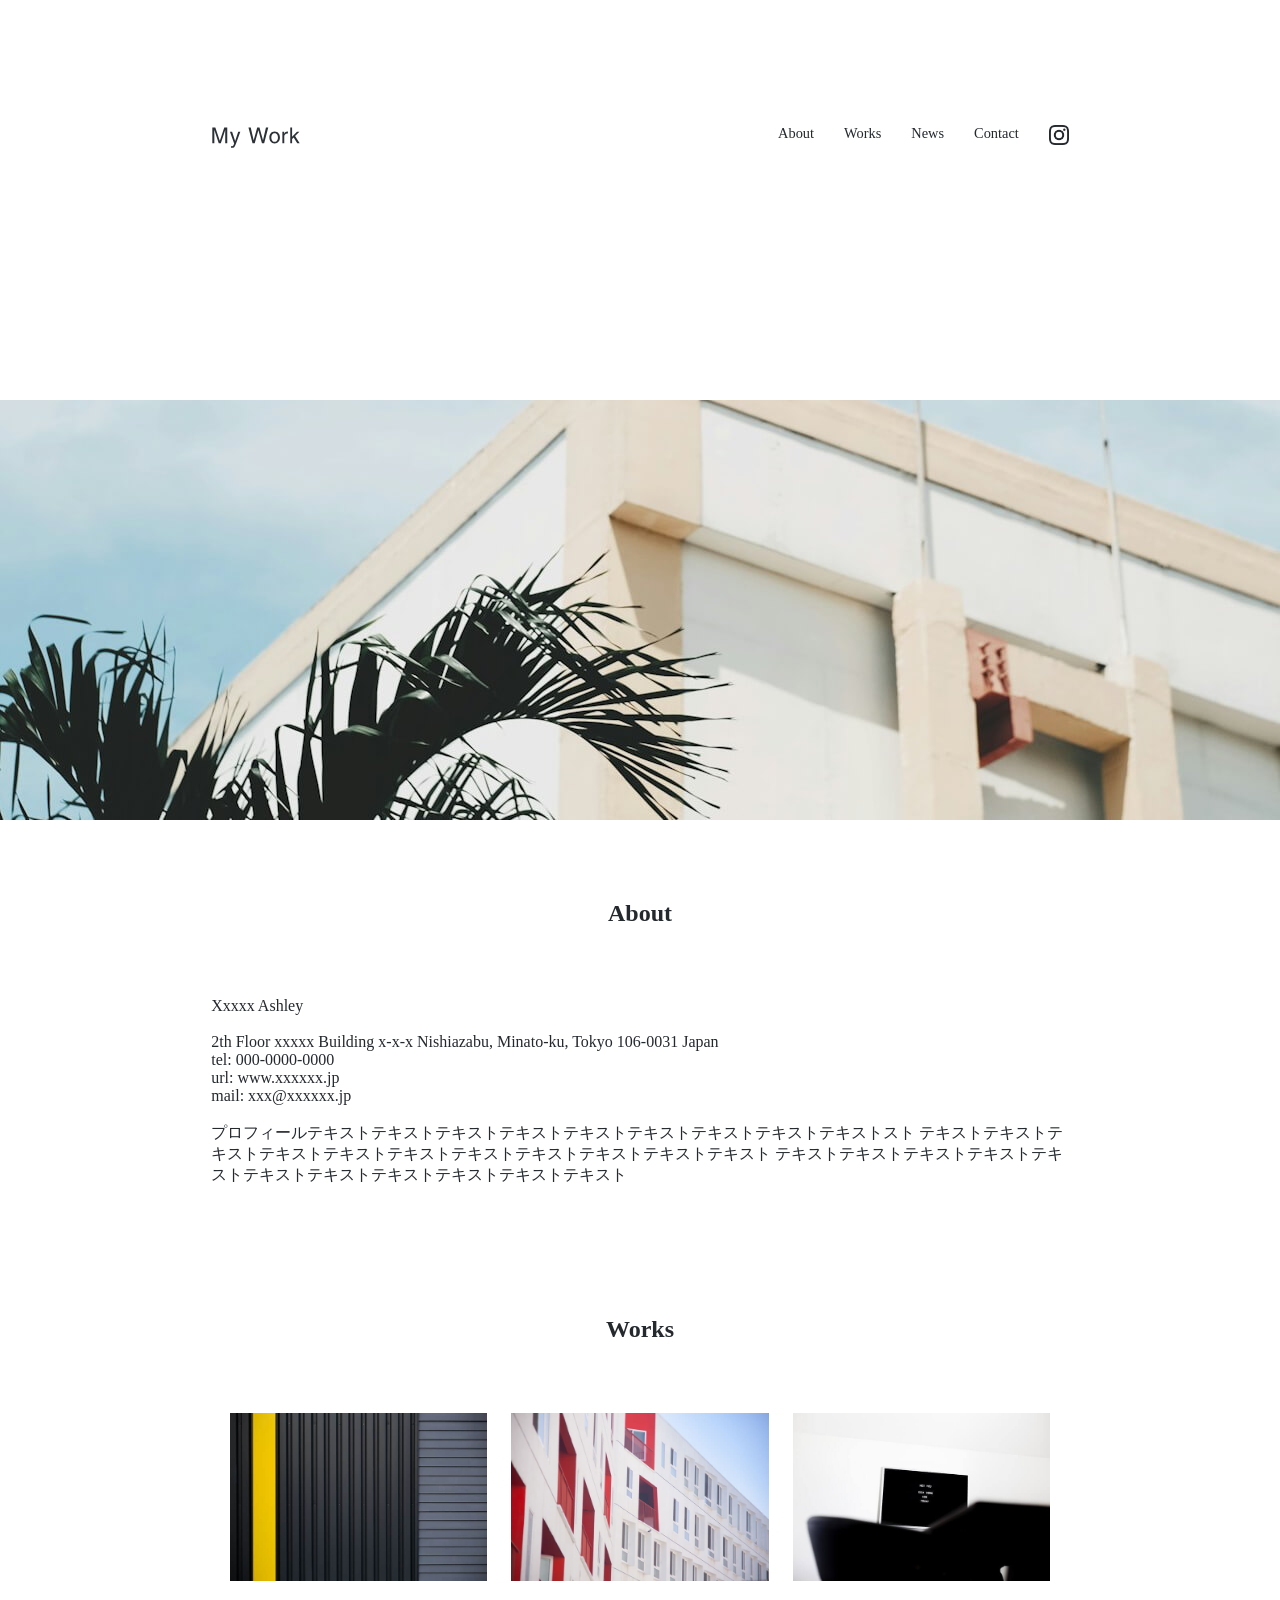
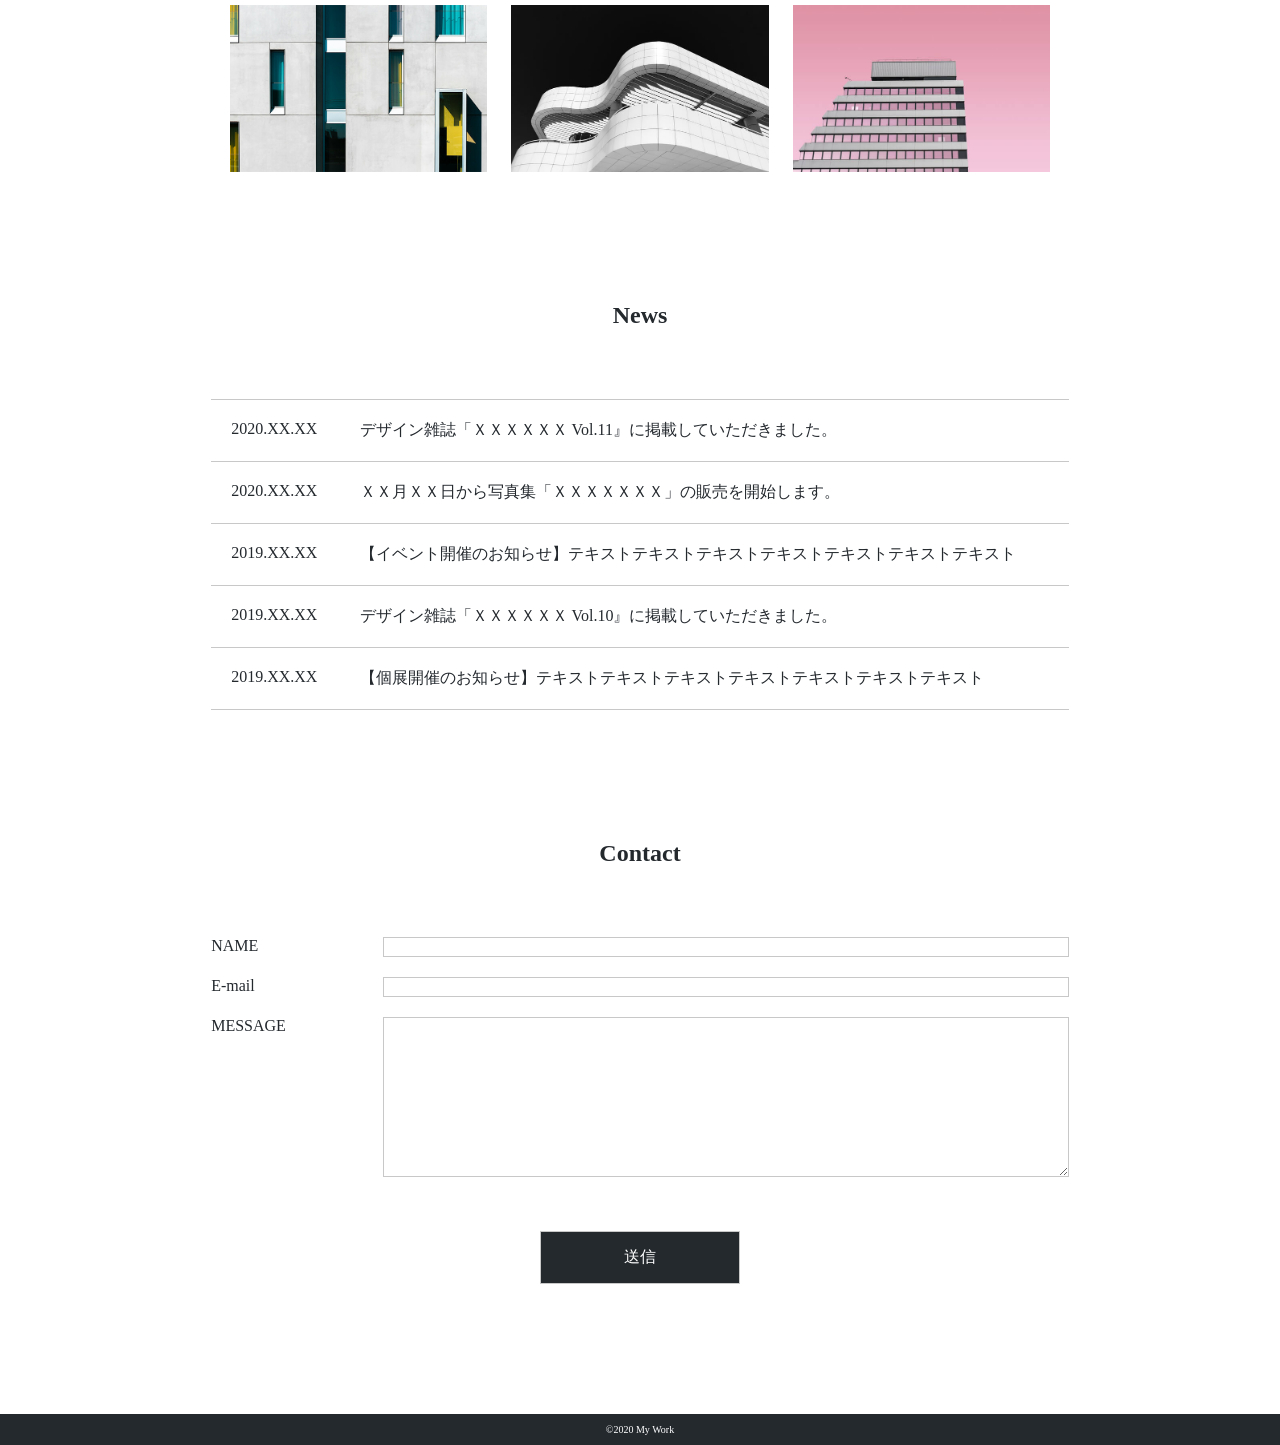
<file: index.html>
<!DOCTYPE html>
<html lang="jp">
<head>
    <meta charset="UTF-8">
    <title>My Work</title>
    <meta name="description" content="テキストテキストテキストテキスト">
    <meta name="viewport" content="width=device-width, initial-scale=1.0">
    <link rel="icon" href="img/favicon.ico">
    <link rel="stylesheet" href="css/reset.css">
    <link rel="stylesheet" href="css/style.css">


</head>
<body>
    <header id="header" class="wrapper">
        <h1 class="site-title">
            <a href="index.html"><img src="img/logo.svg" alt=""></a>
        </h1>
        <nav>
            <ul>
                <li><a href="#about">About</a></li>
                <li><a href="#works">Works</a></li>
                <li><a href="#news">News</a></li>
                <li><a href="#contact">Contact</a></li>
                <li><a href="http://">
                    <img src="img/icon-instagram.png" alt="インスタグラム">
                    </a>
                </li>
            </ul>
        </nav>
    </header>

    <main>
        <div class="mainvisual">
            <picture>
            <source media="(max-width:600px)" srcset="img/mainvisual-sp.jpg">
            <img src="img/mainvisual-pc.jpg" alt="#">
            </picture>
        </div>
        
        <section id="about" class="wrapper">
            <h2>About</h2>
                <p class="myname">Xxxxx Ashley</p>
                <br>
                <p>2th Floor xxxxx Building x-x-x Nishiazabu, Minato-ku, Tokyo 106-0031 Japan <br>
                    tel: 000-0000-0000 <br>
                    url: www.xxxxxx.jp <br>
                    mail: xxx@xxxxxx.jp
                </p>
                <br>
                <p>
                プロフィールテキストテキストテキストテキストテキストテキストテキストテキストテキストスト テキストテキストテキストテキストテキストテキストテキストテキストテキストテキストテキスト テキストテキストテキストテキストテキストテキストテキストテキストテキストテキストテキスト
                </p>
        </section>

        <section id="works" class="wrapper">
            <h2>Works</h2>
            <ul>
                <li><img src="img/works1.jpg" alt="#"></li>
                <li><img src="img/works2.jpg" alt="#"></li>
                <li><img src="img/works3.jpg" alt="#"></li>
                <li><img src="img/works4.jpg" alt="#"></li>
                <li><img src="img/works5.jpg" alt="#"></li>
                <li><img src="img/works6.jpg" alt="#"></li>
            </ul>
        </section>
        
        <section id="news" class="wrapper">
            <h2>News</h2>
            <dl>
                <dt>2020.XX.XX</dt> 
                <dd>デザイン雑誌「ＸＸＸＸＸＸ Vol.11』に掲載していただきました。</dd>
                <dt>2020.XX.XX</dt>
                <dd>ＸＸ月ＸＸ日から写真集「ＸＸＸＸＸＸＸ」の販売を開始します。 </dd>
                <dt>2019.XX.XX</dt>
                <dd>【イベント開催のお知らせ】テキストテキストテキストテキストテキストテキストテキスト</dd>
                <dt>2019.XX.XX</dt>
                <dd>デザイン雑誌「ＸＸＸＸＸＸ Vol.10』に掲載していただきました。</dd>
                <dt>2019.XX.XX</dt>
                <dd>【個展開催のお知らせ】テキストテキストテキストテキストテキストテキストテキスト</dd>
            
            </dl>
        </section>
        
        <section id="contact" class="wrapper">
            <h2>Contact</h2>
           <form action="#" method="post"></form>
            <dl>
                <dt>NAME</dt>
                <dd><input type="text" name="name"></dd>
                <dt>E-mail</dt>
                <dd> <input type="text" name="email"></dd>
                <dt>MESSAGE</dt>
                <dd>
                <textarea name="message"></textarea>
                </dd>
                <p>
                  <input class="submit" type="submit" value="送信">
                </p>               
            </dl> 
            </form>
        </section>
    </main>

    <footer>
       <p> &copy;2020 My Work</p>
    </footer>
</body>
</html>
</file>
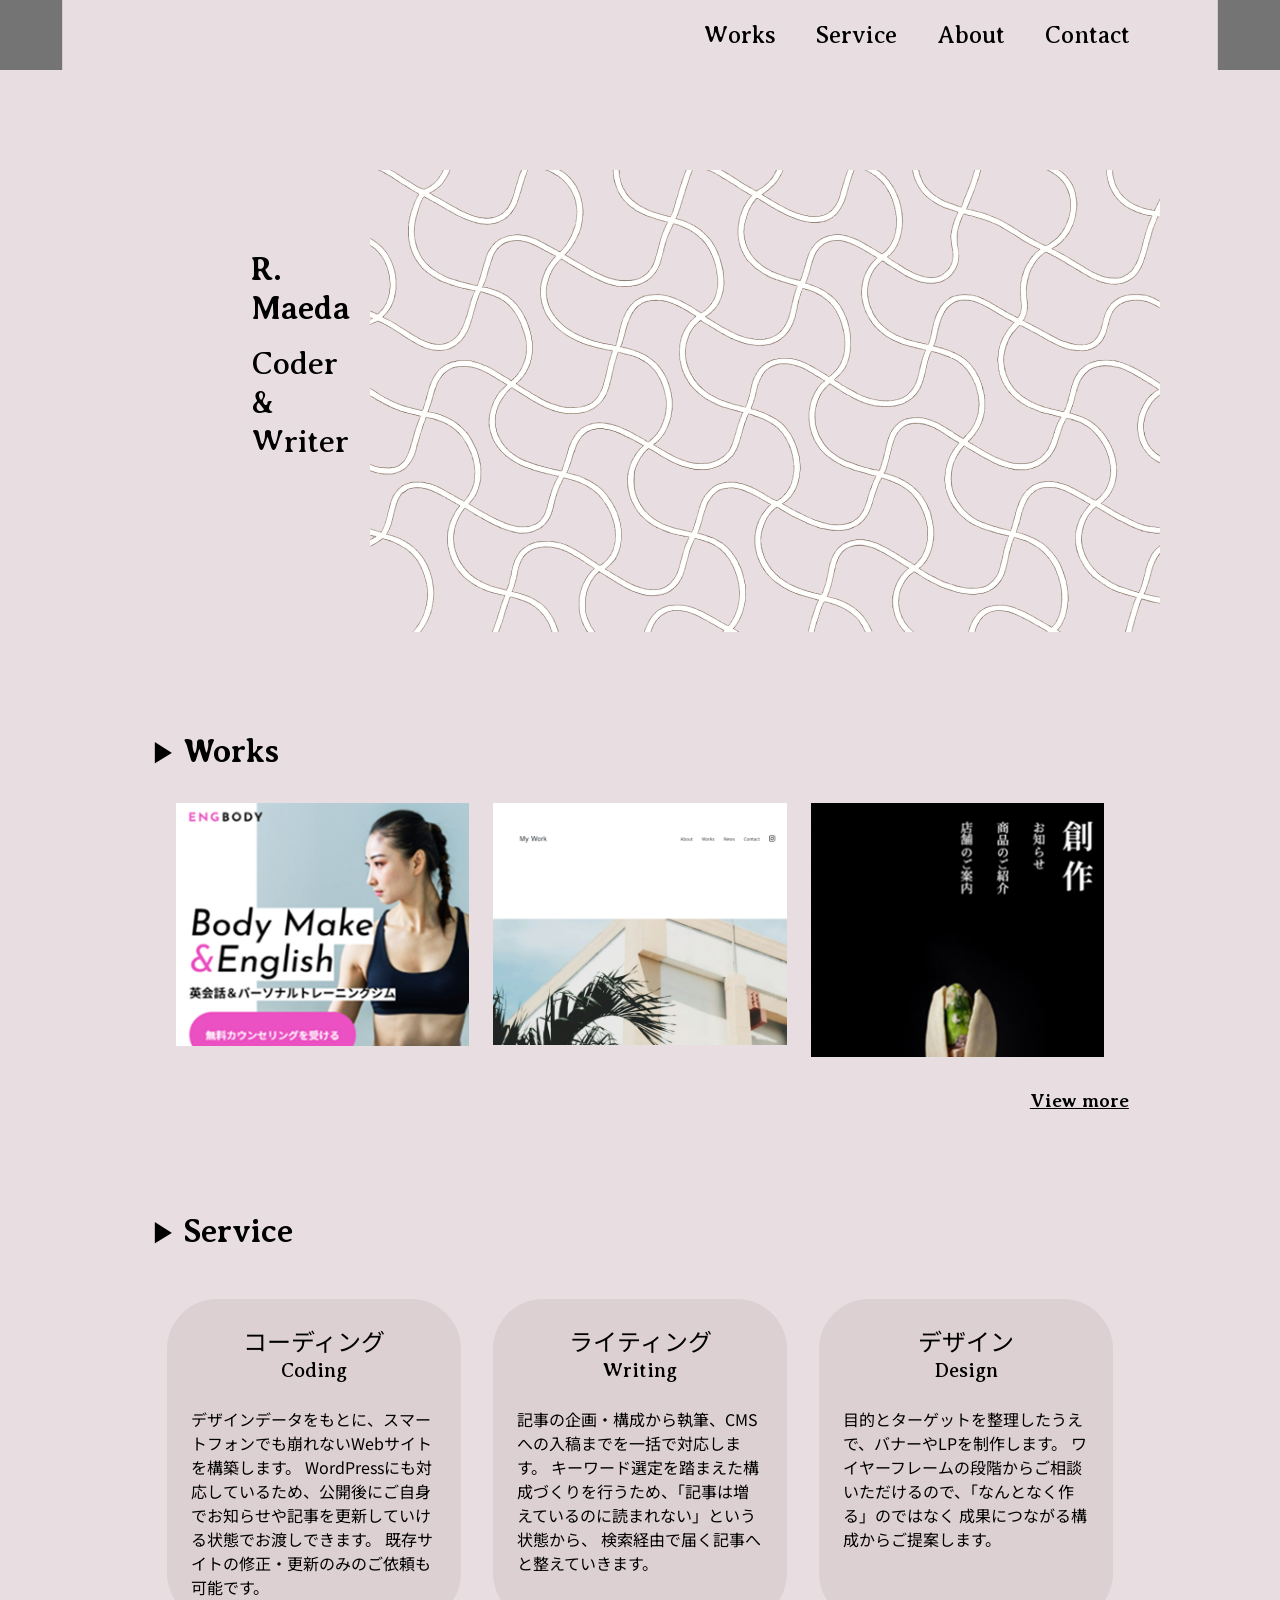
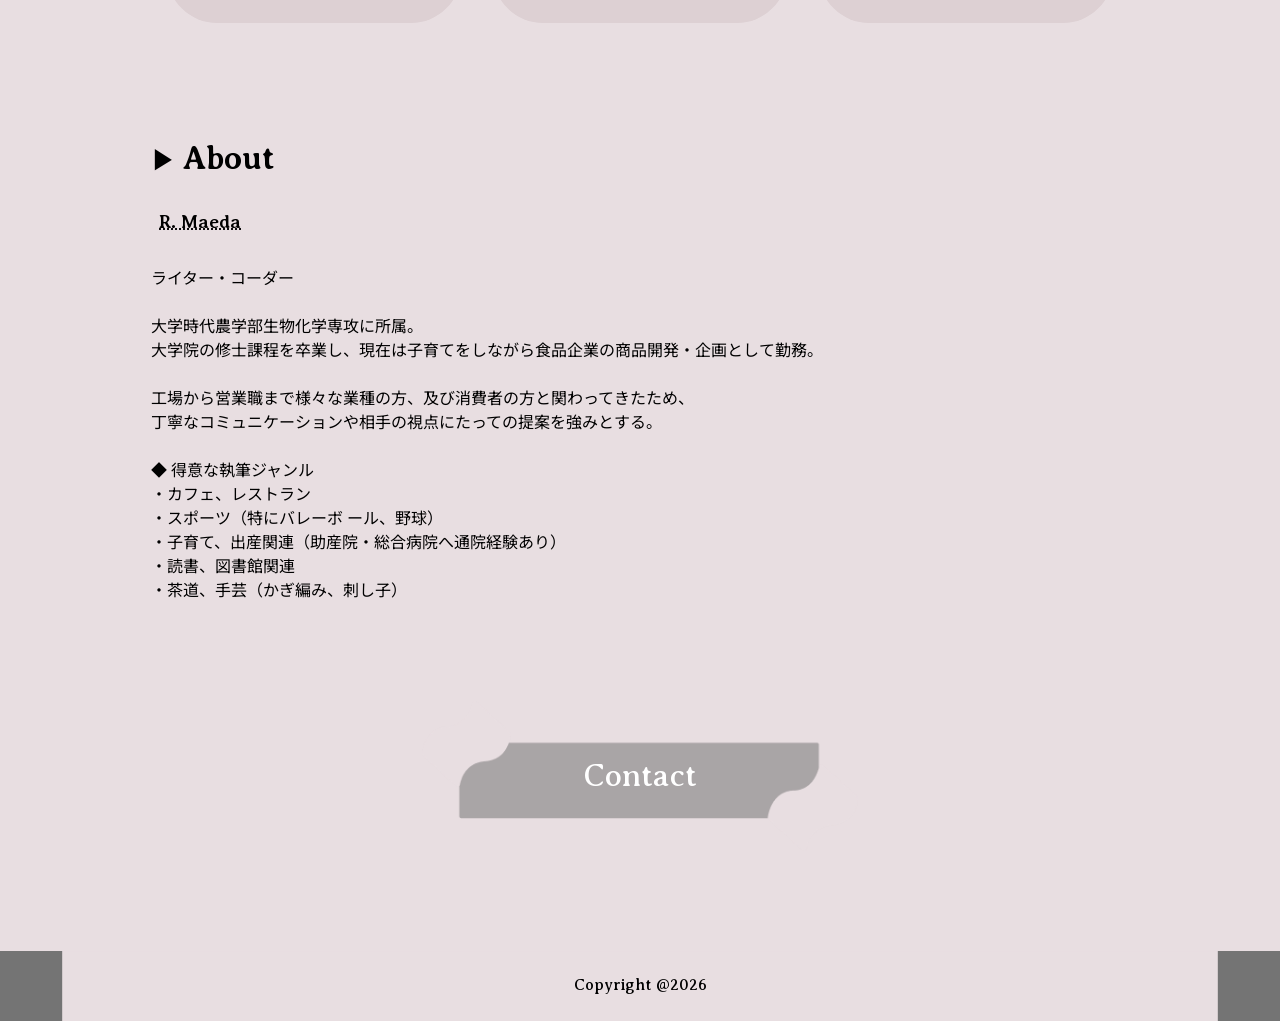
<file: 1.My_portfolio/index.html>
<!DOCTYPE html>
<html lang="ja">
<head>
    <meta charset="UTF-8">
    <title>R.Maeda / Coder・Writer</title>
    <meta name="description" content="R.Maedaのポートフォリオサイト">
    <meta name="viewport" content="width=device-width, initial-scale=1.0">
    <link rel="stylesheet" href="css/reset.css">
    <link rel="stylesheet" href="css/common.css">
    <link rel="stylesheet" href="css/mystyle.css">
    <link rel="preconnect" href="https://fonts.googleapis.com">
    <link rel="preconnect" href="https://fonts.gstatic.com" crossorigin>
    <link href="https://fonts.googleapis.com/css2?family=Averia+Serif+Libre:ital,wght@0,300;0,400;0,700;1,300;1,400;1,700&family=Noto+Sans+JP:wght@100..900&display=swap" rel="stylesheet">
    
</head>
<body>
    <header class="c-hamburger-menu">
        <input type="checkbox" name="hamburger" id="hamburger" class="c-hamburger-menu__input" />    
            <ul class="c-hamburger-menu__list">
                <li class="c-header__list-item"><a href="#works">Works</a></li>
                <li class="c-header__list-item"><a href="#service">Service</a></li>
                <li class="c-header__list-item"><a href="#about">About</a></li>
                <li class="c-header__list-item"><a href="contact.html">Contact</a></li>
            </ul>

    <label for="hamburger" class="c-hamburger-menu__button">
    <span class="c-hamburger-menu__button-mark"></span>
    <span class="c-hamburger-menu__button-mark"></span>
    <span class="c-hamburger-menu__button-mark"></span>
  </label>
    </header>
    
    <main>
        <div id="mainvisual" class="mv">
            <div class="title">
                <h1>R. Maeda</h1>
                <h2>Coder & Writer</h2>
            </div>

            <img src="img/mainvisual.png" alt="">
        </div>

        <section id="works" class="wrapper">
            <h2><span>▶</span> Works</h2>
            <ul>
                <li><img src="img/work1.png" alt="ポートフォリオ１つ目"></li>
                <li><img src="img/work2.png" alt="ポートフォリオ２つ目"></li>
                <li><img src="img/work3.png" alt="ポートフォリオ３つ目"></li>
            </ul>
            <h3> View more </h3>

        </section>

        <section id="service" class="wrapper">
            <h2><span>▶</span> Service</h2>
            <div class="content">                
                <div class="inner">
                    <div class="inner-title">
                        <p class="jp">コーディング</p>
                        <p class="en">Coding</p>
                    </div>
                   <p>
                        デザインデータをもとに、スマートフォンでも崩れないWebサイトを構築します。
                        WordPressにも対応しているため、公開後にご自身でお知らせや記事を更新していける状態でお渡しできます。
                        既存サイトの修正・更新のみのご依頼も可能です。
                   </p>
                </div>
                <div class="inner">
                    <div class="inner-title">
                        <p class="jp">ライティング</p>
                        <p class="en">Writing</p>
                    </div>
                   <p>
                        記事の企画・構成から執筆、CMSへの入稿までを一括で対応します。
                        キーワード選定を踏まえた構成づくりを行うため、「記事は増えているのに読まれない」という状態から、
                        検索経由で届く記事へと整えていきます。
                   </p>
                </div>
                <div class="inner">
                    <div class="inner-title">
                       <p class="jp">デザイン</p>
                       <p class="en"> Design</p>
                    </div>
                    <p>
                        目的とターゲットを整理したうえで、バナーやLPを制作します。 
                        ワイヤーフレームの段階からご相談いただけるので、「なんとなく作る」のではなく
                        成果につながる構成からご提案します。
                    </p>
                </div>
            </div>
        </section>

        <section id="about" class="wrapper">
            <h2><span>▶</span> About</h2>
            <h3>R. Maeda</h3>
            <p>
                ライター・コーダー <br>
                <br>
                大学時代農学部生物化学専攻に所属。<br>
                大学院の修士課程を卒業し、現在は子育てをしながら食品企業の商品開発・企画として勤務。<br>
                <br>
                工場から営業職まで様々な業種の方、及び消費者の方と関わってきたため、<br class="detail-1">
                丁寧なコミュニケーションや相手の視点にたっての提案を強みとする。<br>
                <br>
                ◆ 得意な執筆ジャンル<br>
                ・カフェ、レストラン<br>
                ・スポーツ（特にバレーボ ール、野球）<br>
                ・子育て、出産関連<br class="detail-2">（助産院・総合病院へ通院経験あり）<br>
                ・読書、図書館関連<br>
                ・茶道、手芸（かぎ編み、刺し子）<br>
            </p>

        </section>

        <div id="contact-button" class="wrapper">
            <h2><a href="contact.html">Contact</a></h2>
        </div>

    </main>

    <footer>
        <p>Copyright @2026</p>
    </footer>
</body>
</html>
</file>
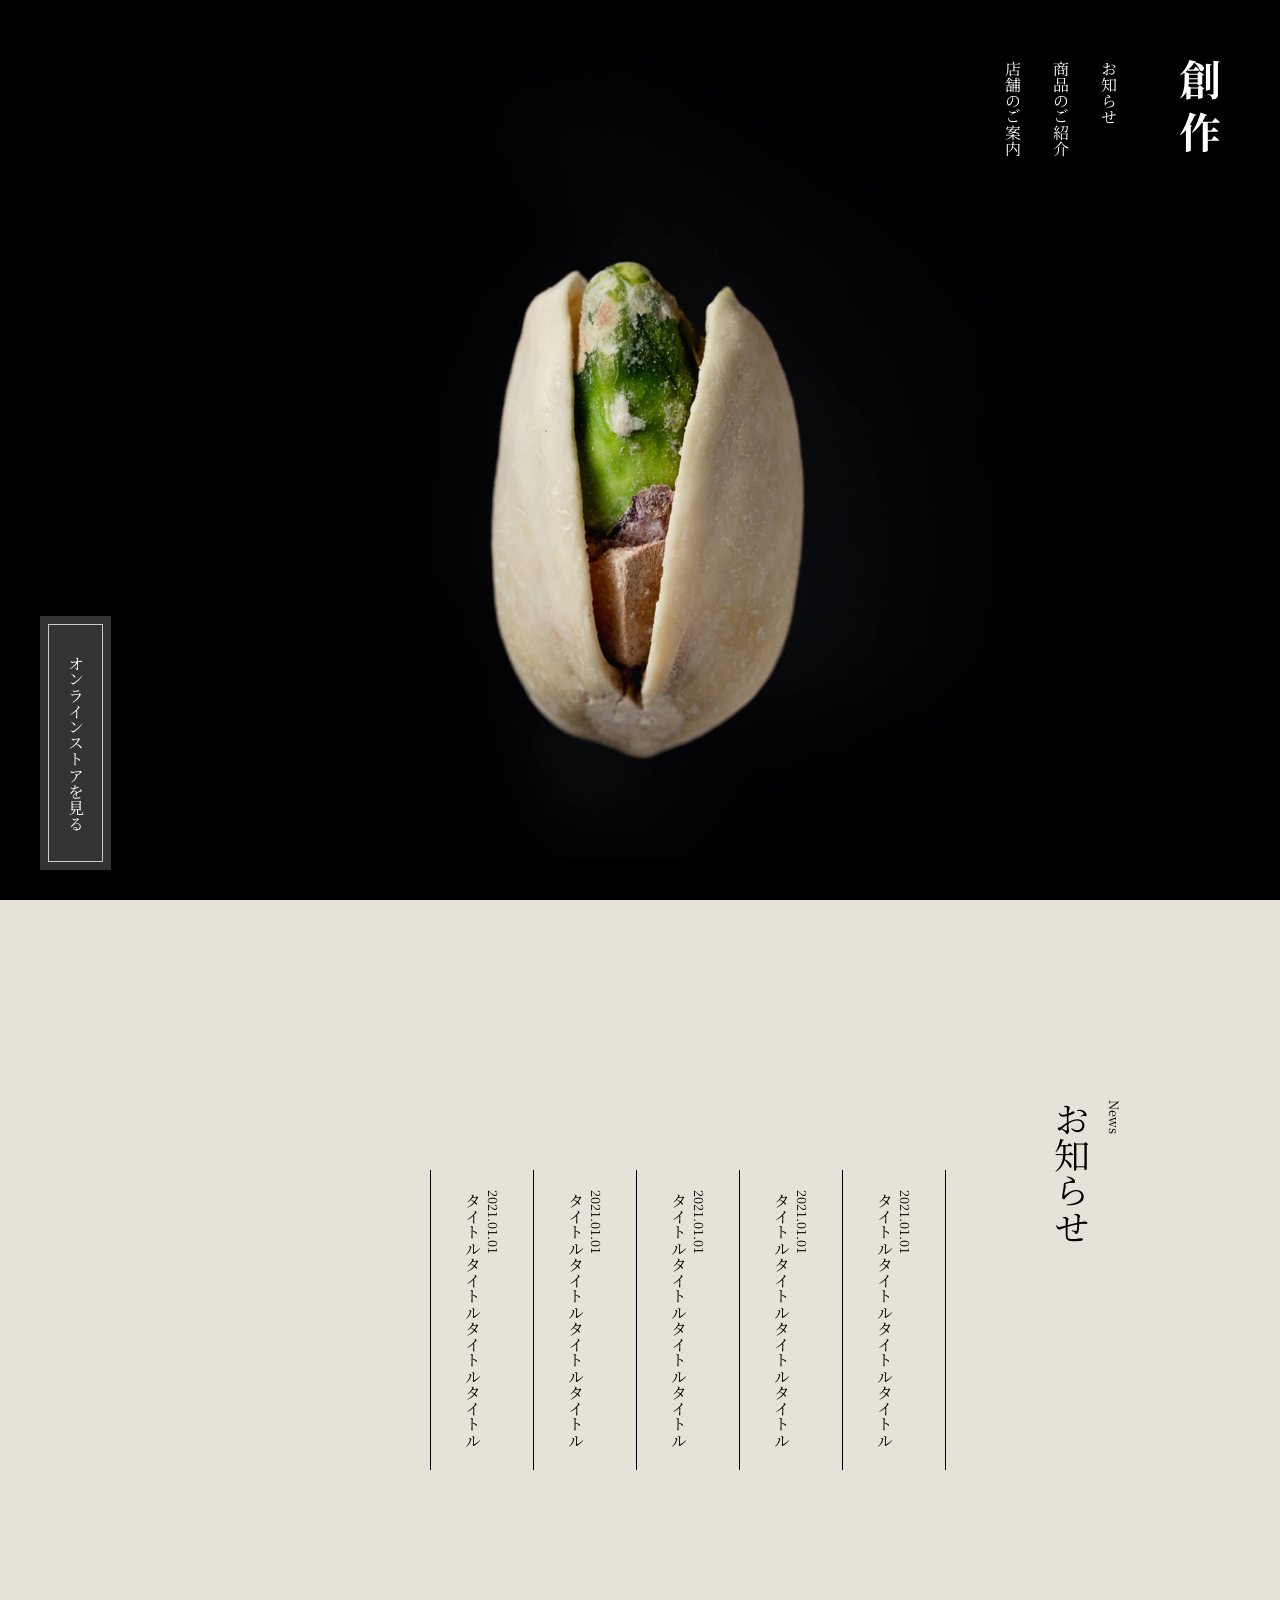
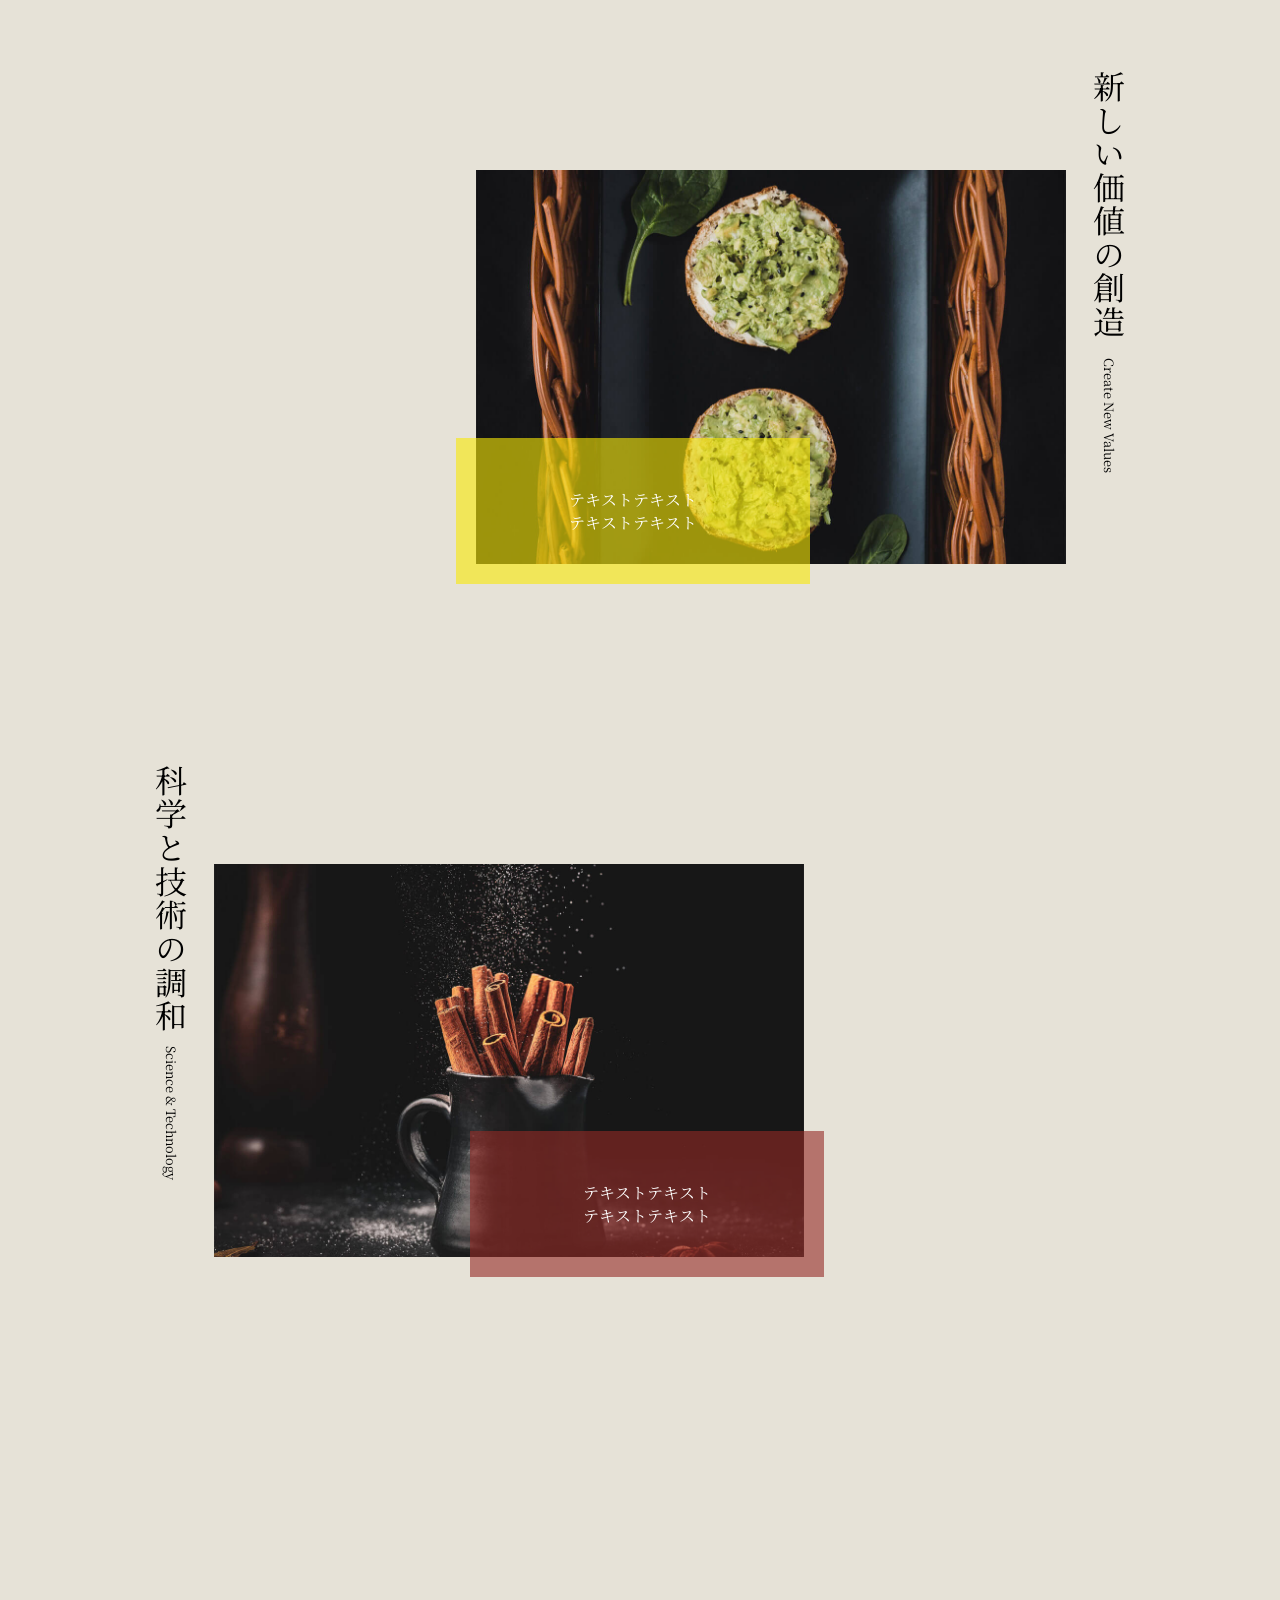
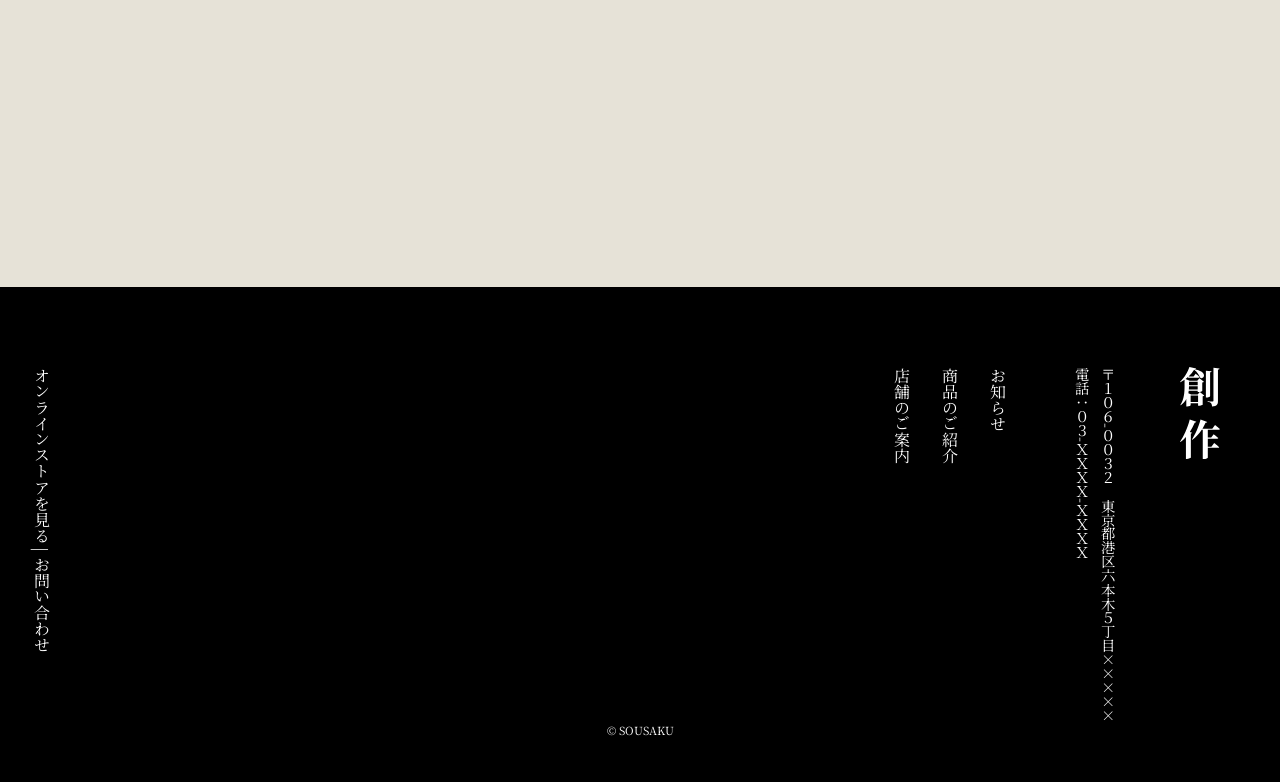
<file: 3.Wagashi/index.html>
<!DOCTYPE html>
<html lang="jp">
<head>
    <meta charset="UTF-8">
    <title>創作 | Wagashi store</title>
    <meta name="description" content="テキストテキストテキストテキスト">
    <meta name="viewport" content="width=device-width, initial-scale=1.0">
    <link rel="icon" href="img/favicon.ico">
    <link rel="stylesheet" href="css/reset.css">
    <link rel="stylesheet" href="css/style.css">
    <link rel="preconnect" href="https://fonts.googleapis.com">
    <link rel="preconnect" href="https://fonts.gstatic.com" crossorigin>
    <link href="https://fonts.googleapis.com/css2?family=Noto+Serif+JP:wght@200..900&display=swap" rel="stylesheet">
</head>

<body>
    <header id="header">
        <h1 class="site-title">
            <a href="index.html"><img src="img/logo.svg" alt="創作"></a>
        </h1>
        <nav>
            <ul>
                <li><a href="#news">お知らせ</a></li>
                <li><a href="#product1">商品のご紹介</a></li>
                <li><a href="#map">店舗のご案内</a></li>
            </ul>
        </nav>
        <div class="online-store">
            <a href="online-store.com" target="_blank">オンラインストアを見る</a>
        </div>

    </header>
    <main>
        <section id="news" class="wrapper">
            <h2><span class="en">News</span> <br>
            <span class="ja">お知らせ</span>
            </h2>
            <dl>
                <dt>2021.01.01</dt>
                <dd>タイトルタイトルタイトルタイトル</dd>
                <dt>2021.01.01</dt>
                <dd>タイトルタイトルタイトルタイトル</dd>
                <dt>2021.01.01</dt>
                <dd>タイトルタイトルタイトルタイトル</dd>
                <dt>2021.01.01</dt>
                <dd>タイトルタイトルタイトルタイトル</dd>
                <dt>2021.01.01</dt>
                <dd>タイトルタイトルタイトルタイトル</dd>
            </dl>
        </section>

        <section id="product1" class="wrapper">
            <h2>
                <span class="ja">新しい価値の創造</span> <span class="en">　Create New Values</span>
            </h2>
            <div class="img">
                <img src="img/products1.jpg" alt="product1">
                 <p>テキストテキスト <br>
                テキストテキスト</p>
            </div>

        </section>

        <section id="product2" class="wrapper">
            <h2>
                <span class="ja">科学と技術の調和</span><span class="en">　Science & Technology</span>
            </h2>
            <div class="img">
                <img src="img/products2.jpg" alt="product2">
                 <p>テキストテキスト <br>
                テキストテキスト</p>
            </div>


        </section>

        <div id="map">
            <iframe src="https://www.google.com/maps/embed?pb=!1m14!1m8!1m3!1d6483.366329297049!2d139.735061!3d35.660177!3m2!1i1024!2i768!4f13.1!3m3!1m2!1s0x60188b9c2ef8e6c3%3A0xff8de5eeddcd1e17!2z44CSMTA2LTAwMzIg5p2x5Lqs6YO95riv5Yy65YWt5pys5pyo77yV5LiB55uu!5e0!3m2!1sja!2sjp!4v1774336807710!5m2!1sja!2sjp" 
            width="600" height="450" style="border:0;" 
            allowfullscreen="" loading="lazy" 
            referrerpolicy="no-referrer-when-downgrade"></iframe>
        </div>
    </main>
    <footer>
       <div class="footer">
           <div class="left">
                <div class="site-title">
                    <img src="img/logo.svg" alt="創作">
                </div>
                <p class="address">
                    〒１０６-００３２　東京都港区六本木５丁目××××× <br>            
                    電話：<a href="tel:03-xxxx-xxxx">０３-ＸＸＸＸ-ＸＸＸＸ</a>
                </p>
                <ul>
                    <li><a href="#news">お知らせ</a></li>
                    <li><a href="#product1">商品のご紹介</a></li>
                    <li><a href="#map">店舗のご案内</a></li>
              </ul>
           </div>
    
          <div class="right">
            <a href="online-store.com" target="_blank">オンラインストアを見る</a> | <a href="xxxxx@xxx.xxx">お問い合わせ</a>
          </div>
       </div>
      <p class="copy">
        &copy; SOUSAKU
      </p>
    </footer>
    
</body>
</html>
</file>
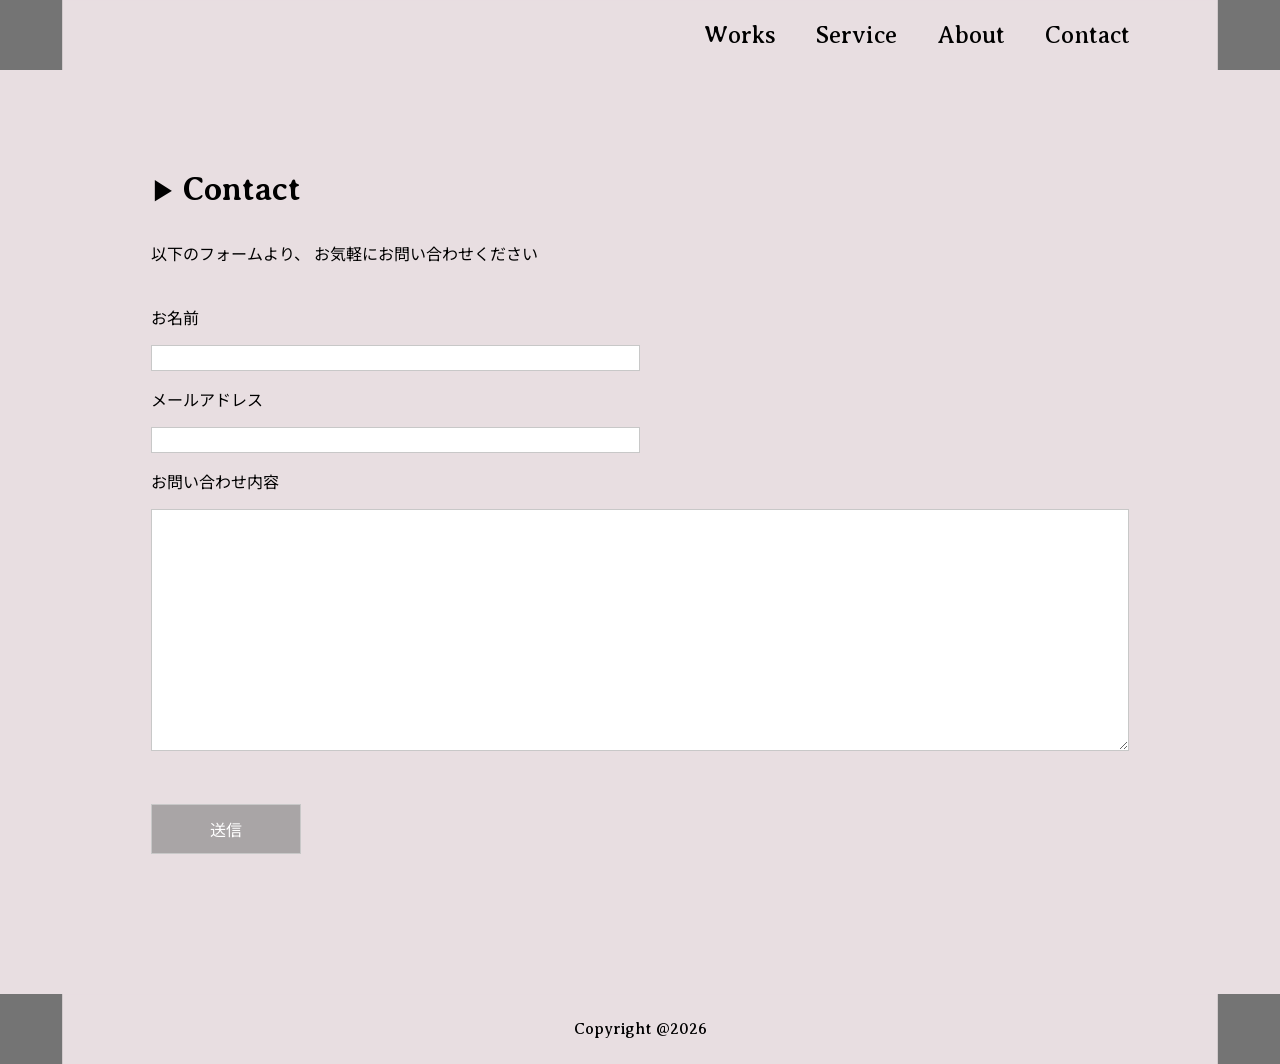
<file: 1.My_portfolio/contact.html>
<!DOCTYPE html>
<html lang="ja">
<head>
    <meta charset="UTF-8">
    <title>Contact | R.Maeda</title>
    <meta name="description" content="R.Maedaのポートフォリオサイト　お問い合わせはこちら">
    <meta name="viewport" content="width=device-width, initial-scale=1.0">
    <link rel="stylesheet" href="css/reset.css">
    <link rel="stylesheet" href="css/common.css">
    <link rel="stylesheet" href="css/mystyle.css">
    <link rel="preconnect" href="https://fonts.googleapis.com">
    <link rel="preconnect" href="https://fonts.gstatic.com" crossorigin>
    <link href="https://fonts.googleapis.com/css2?family=Averia+Serif+Libre:ital,wght@0,300;0,400;0,700;1,300;1,400;1,700&family=Noto+Sans+JP:wght@100..900&display=swap" rel="stylesheet">
</head>

<body>
         <header class="c-hamburger-menu">
        <input type="checkbox" name="hamburger" id="hamburger" class="c-hamburger-menu__input" />    
            <ul class="c-hamburger-menu__list">
                <li class="c-header__list-item"><a href="index.html#works">Works</a></li>
                <li class="c-header__list-item"><a href="index.html#service">Service</a></li>
                <li class="c-header__list-item"><a href="index.html#about">About</a></li>
                <li class="c-header__list-item"><a href="#contact">Contact</a></li>
            </ul>

    <label for="hamburger" class="c-hamburger-menu__button">
    <span class="c-hamburger-menu__button-mark"></span>
    <span class="c-hamburger-menu__button-mark"></span>
    <span class="c-hamburger-menu__button-mark"></span>
  </label>
    </header>
    <main>
        <section id="contact" class="wrapper">
            <h2><span>▶</span> Contact</h2>

            <p class="comment">以下のフォームより、<br class="detail-2">
                お気軽にお問い合わせください</p>
        <script src="https://www.google.com/recaptcha/api.js" async defer></script><!-- 専用スクリプトの読み込み必要 -->
        <form action="https://ssgform.com/s/WzijejUQQGke" method="post">
            <p class="item"> お名前</p>
            <input type="text" name="name" class="name" required="required">
            <p class="item">メールアドレス</p>
            <input type="text" name="email" required="required">
            <p class="item">お問い合わせ内容</p>
            <textarea name="message" cols="50" rows="10"  required="required"></textarea>
  <div class="g-recaptcha" data-sitekey="6LctKZAtAAAAADzWRkdFRXxJKIbQyHLFhb9KH7V1"></div><!-- 専用タグの設置必要 -->    
        <br>
             <p>
                 <input class="submit" type="submit" value="送信">
            </p>
    </form>
        </section>

        
    </main>
    <footer>
        <p>Copyright @2026</p>
    </footer>
</body>
</html>
</file>
<file: css/style.css>
@charset "UTF-8";

html{
    font-size: 100%;
}

body{
    color:#24292E;
}

a{
    text-decoration: none;
    color:#24292E;
}

.wrapper{
    max-width: 960px;
    padding: 0 4%;
    margin: 0 auto 130px auto;
}

/*------------------
ヘッダー
--------------------*/
header{
    display: flex;
    justify-content: space-between;
    align-items: center;
    height: 270px;
}

.site-title{
    padding: 10px 0;
}

.site-title img{
    height: 27px;
}


header ul{
    display: flex;
    padding: 10px 0;
}

header li{
    margin-left: 30px;
    font-size: 0.9rem;    
}

header img{
    height: 20px;
}

header a:hover{
    color: #979696;
}
/*------------------
MainVisual
--------------------*/
.mainvisual{
    margin-bottom: 80px;
}
.mainvisual img{
    max-width: 1920px;
    height: 420px;
    width: 100%;
    object-fit: cover;
}
/*------------------
About
--------------------*/
h2{
    display: flex;
    justify-content: center;
    margin-bottom: 70px;
}
/*------------------
Works
--------------------*/
#works ul{
    display: flex;
    flex-wrap: wrap;
    gap: 24px;
    justify-content: center;

}

#works li{
    width: 30%;
}

/*------------------
News
--------------------*/
#news dl{
    display: flex;
    flex-wrap: wrap;
    border-bottom: 1px solid #C8C8C8;
}
#news dt{
    width: 15%;
    padding: 20px;
    border-top: 1px solid #C8C8C8;
}
#news dd{
    width: 85%;
    padding: 20px;
    border-top: 1px solid #C8C8C8;
}


/*------------------
Contact
--------------------*/

#contact dl{
    display: flex;
    flex-wrap: wrap;
    justify-content: center;
}

#contact dt{
    width: 20%;
    padding-bottom: 20px;    
}

#contact dd{
    width: 80%;
    padding-bottom: 20px;    
}

#contact input,textarea{
    width: 100%;
    border: 1px solid #C8C8C8
    }
#contact textarea{
    height: 160px;
    margin-bottom: 30px;
}

#contact .submit{
    background-color: #24292E;
    color: #FFFFFF;
    width: 200px;
    height: 53px;
}

#contact .submit:hover{
    background-color: #FFFFFF;
    color: #24292E;
    border-color:#24292E;
}

/*------------------
Footer
--------------------*/
footer{
    background-color:#24292E ;
    text-align: center;
    font-size: 10px;
    padding: 10px;
    color: #FFFFFF;


    
}

/*携帯用*/

@media(max-width:600px){
/*------------------
ヘッダー
--------------------*/
header{
    display: flex;
    flex-direction: column;
    justify-content: center;
    height:100px ;
}

header li:first-child{
    margin-left:0 ;
}


/*------------------
About
--------------------*/
p{
    margin-bottom: 50px;
}

.myname{
    margin-bottom:30px;
}
/*------------------
Works
--------------------*/
#works ul{
    flex-direction: column;
}

#works li{
    width: 100%;
}
/*------------------
News
--------------------*/
#news dl{
    flex-direction: column;
    border-bottom: 0px solid #C8C8C8;
    border-top: 1px solid #C8C8C8;
}

#news dt{
    padding-top: 10px;
    padding-bottom: 0;
    border-top: none
}
#news dd{
    padding-top: 0;
    padding-bottom: 10px;
    border-bottom: 1px solid #C8C8C8;
    border-top:none;
    width: 100%;
}

/*------------------
Contact
--------------------*/
#contact dl{
    flex-direction: column;
    align-items: center;
}

#contact dt{
    width: 100%;
    padding-bottom: 0px;    
}

#contact dd{
    width: 100%;
    padding-bottom: 20px;    
}

#contact input{
    height: 40px;
    }

}
</file>
<file: 1.My_portfolio/css/common.css>
@charset "UTF-8";


:root{
    --color-primary:#E8DEE1;
    --color-secondary:#A9A5A6;
    --color-inner:#DDD0D3;
    --en-font:"Averia Serif Libre", serif;
    --jp-font:"Noto Sans JP", sans-serif;


    --font-size-h1: 40px; /* h1の見出しに適用 */
    --font-size-h2: 32px; /* h2の見出しに適用 */
    --font-size-head: 24px;
    --font-size-body: 20px; /* 本文のテキストに適用 */
    --font-size-sm: 16px;
    --font-size-xs:12px;

    --space-xs: 8px;     /* 最小の余白（アイコン間などに使用） */
    --space-sm: 16px;    /* 小さな余白（リスト項目間など） */
    --space-md: 24px;    /* 中間の余白（カード内部paddingなど） */
    --space-lg: 32px;    /* 大きな余白（セクション間など） */
    --space-xl: 40px;    /* 特大の余白（ヒーローヘッダーなど） */
    
}
</file>
<file: 1.My_portfolio/css/mystyle.css>
@charset "UTF-8";

html{
    font-family: var(--jp-font);
    font-size: var(--font-size-sm);
}

body{
    background-color:var(--color-primary);
}

a{
    text-decoration: none;
    color: #000000;
    
}


.wrapper{
    padding: 0 4%;
    margin: 100px 100px;
}

h1{
    font-family: var(--en-font);
}

h2{
    margin:var(--space-lg) 0;
    font-family: var(--en-font);
    font-size: var(--font-size-h2);
}

h3{
    margin:var(--space-lg) 0;
    font-family: var(--en-font);
    text-decoration: underline;
}


span{
    font-size: var(--font-size-head);
}

/*---------------------
ヘッダー
---------------------*/
header{
    height: 70px;
    width: 100%;
    font-size: var(--font-size-head);
    font-family: var(--en-font);
    display: flex;
    align-items: center;
    justify-content: right;
    background-image: url(../img/frame.png);
    background-size:cover;    
    padding-right: 150px;
}

header ul{
    display: flex;
}

header li{
    margin-left: var(--space-xl);
}

header a:hover{
    color: #979696;
}


.c-hamburger-menu {
  position: relative;
}

/* ↓ チェックボックスを非表示 */
.c-hamburger-menu__input {
  display: none;
}
 

 
/* ↓ ハンバーガーボタン（PC時は非表示） */
.c-hamburger-menu__button {
  display: none;
}

.c-hamburger-menu__button-mark {
  background-color: #FFFFFF; /* カスタマイズしてください */
  display: block;
  height: 3px; /* カスタマイズしてください */
  transition: 0.3s; /* カスタマイズしてください */
  width: 25px; /* カスタマイズしてください */
}
 
/*---------------------
Main Visual
---------------------*/
.mv{
    display: flex;
    justify-content: space-between;
    margin-top: 100px;
    margin-left: 200px;
    padding: 0 4%;
}

.mv h2{
    font-weight: 400;
    margin:var(--space-sm) 0;
}

.title{
    padding-top: 80px;
    margin-right: 20px;
}
/*---------------------
Works
---------------------*/
 #works ul{
    display: flex;
    flex-wrap: wrap;
    justify-content:center;
    gap: var(--space-md);
}

#works li{
    width: 30%;
}

#works h3{
    display: flex;
    justify-content: right;
}

/*---------------------
Service
---------------------*/
.content{
    display: flex;
}
.inner{
    width: 30%;
    background-color: var(--color-inner);
    margin: var(--space-sm) auto;
    padding: var(--space-md);
    border-radius: 50px;
}

.inner-title{
     text-align: center;
     margin-bottom: var(--space-md);
}

.jp{
    font-size: var(--font-size-head);
}

.en{
    font-size: var(--font-size-body);
    font-family: var(--en-font);
}
/*---------------------
About
---------------------*/
#about h3{
    text-decoration-style: dotted;
    text-indent: var(--space-xs);
}

.detail-2{
    display: none;
}

/*---------------------
Contact
---------------------*/
#contact-button h2{
    height: 150px;
    display: flex;
    justify-content: center;
    text-align: center;
    background-image: url(../img/Contact_button.png);
    background-size:contain;   
    background-repeat: no-repeat;
    background-position: center;
    
}
#contact-button a{
    color: #FFFFFF;
    font-weight: 400;
    display: flex;
    align-items: center;
}

/*---------------------
コンタクトページ
---------------------*/

.comment{
    margin-bottom: var(--space-xl);
}

.item{
    margin: var(--space-sm) 0;
}
.button{
    margin-bottom: var(--space-md);
    height: 100px;
}
input ,textarea{
    border: 1px solid #C8C8C8;
    }
input{
    width: 50%;
}

textarea{
    width: 100%;
    margin-bottom: var(--space-md);
}

.submit{
    background-color:var(--color-secondary);
    color: #FFFFFF;
    margin-bottom: var(--space-xl);
    width: 150px;
    height: 50px;
}

.submit:hover{
    background-color: #FFFFFF;
    color: var(--color-secondary);
    border-color:var(--color-secondary);
}

/*---------------------
フッター
---------------------*/
footer{
    height: 70px;
    font-family: var(--en-font);
    display: flex;
    align-items: center;
    justify-content: center;
    margin-top: var(--space-sm);
    background-image: url(../img/frame.png);
    background-size:cover; 
}




/*タブレット用*/
@media (max-width:1290px) {
header, footer{
    background-size: cover;
    }
}
@media(max-width:1025px){

.wrapper{
    padding: 0 4% 0 0;
    margin: 80px var(--space-xl);
}

h2{
    margin:var(--space-md) 0;
    font-weight: 400;
    font-size: var(--font-size-head);
}

h3{
    margin:var(--space-sm) 0;
    font-weight: 400;
    font-size: var(--font-size-body);
}
span{
    font-size: var(--font-size-sm);
}

p{
    font-size: var(--font-size-sm);
}
    
/*------------------
ヘッダー
--------------------*/
/*------------------
Main Visual
--------------------*/
.mv{
    display: block;
    margin-top: var(--space-md);
    margin-left: 20px;
}

.mv h1{
    font-size: var(--font-size-h2);
}
.mv h2{
    font-size: var(--font-size-head);
    margin:var(--space-xs) 0;
}

.title{
    padding-top: 0px;
}

.mv img{
    margin: 0 0 0 auto;
    height: 300px;
    width: 80%;
    object-fit: cover;
}



/*---------------------
Service
---------------------*/
.content{
    flex-direction: column;
}

.inner{
    width: 100%;
}

.jp{
    font-size:var(--font-size-body) ;
}

.en{
    font-size: var(--font-size-sm);
}
/*---------------------
About
---------------------*/
.detail-1{
    display: none;
}
 
/*---------------------
Contact
---------------------*/
#contact-button h2{
    height: 90px;
}


/*---------------------
コンタクトページ
---------------------*/
input{
    width: 100%;
}

/*携帯用*/

@media(max-width:750px){
/*---------------------
ヘッダー
---------------------*/
header{
    background-image: url(../img/frame-sp.png);
    background-size: contain;
    background-repeat: no-repeat;
    padding-right: 20px;
}

/* ↓ スマホ時のメニューリスト（左からスライドイン） */
.c-hamburger-menu__list {
    background-color: #eeeeee; /* カスタマイズしてください */
    align-items: flex-start;
    display: flex;
    flex-direction: column;
    left: 0;
    padding: 2rem; /* カスタマイズしてください */
    position: absolute;
    transform: translateX(-100%); /* 初期状態は画面外 */
    transition: 0.3s; /* カスタマイズしてください */
    top: 100%;
    width: 100%;
  }
 
  /* ↓ チェック時にメニューを表示 */
  #hamburger:checked ~ .c-hamburger-menu__list {
    transform: translateX(0%);
    transition: 0.3s;
  }
  

 .c-hamburger-menu__button {
    align-items: center;
    appearance: none;
    background-color: transparent;
    border: none;
    cursor: pointer;
    display: flex;
    flex-direction: column;
    gap: 5px; /* カスタマイズしてください */
    height: 32px; /* カスタマイズしてください */
    justify-content: center;
    width: 32px; /* カスタマイズしてください */
 }
   /* 1本目：右下に回転 */
  #hamburger:checked ~ .c-hamburger-menu__button .c-hamburger-menu__button-mark:nth-of-type(1) {
    transform: translate(2px, 1px) rotate(45deg); /* カスタマイズしてください */
    transform-origin: 0%; /* カスタマイズしてください */
  }
  /* 2本目：非表示 */
  #hamburger:checked ~ .c-hamburger-menu__button .c-hamburger-menu__button-mark:nth-of-type(2) {
    opacity: 0;
  }
  /* 3本目：右上に回転 */
  #hamburger:checked ~ .c-hamburger-menu__button .c-hamburger-menu__button-mark:nth-of-type(3) {
    transform: translate(2px, 3px) rotate(-45deg); /* カスタマイズしてください */
    transform-origin: 0%; /* カスタマイズしてください */
  } 

/*---------------------
Works
---------------------*/
#works ul{
    flex-direction: column;
    margin-left: var(--space-sm);
}

#works li{
    width: 100%;
}

/*---------------------
フッター
---------------------*/
footer{
    background-image: url(../img/frame-sp.png);
    background-size: cover;
    background-repeat: no-repeat;
}


}

}
</file>
<file: 3.Wagashi/css/style.css>
html{
  font-family: "Noto Serif JP", serif;
  font-size: 100%; 
  
}

body{
    background-color: #E6E2D7;

}

a{
    text-decoration: none;
    color: white;
}

.wrapper{
    max-width: 1024px;
    margin: 0 auto;
    padding: 0 20px;
}



/*-------------
ヘッダー
---------------*/
header{
    width: 100%;
    height: 100%;
    writing-mode: vertical-rl;
    background-image: url(../img/mainvisual-pc.jpg);
    background-size: cover;
    background-position: center top;
    position: relative;
}

.site-title{
    margin: 60px;
    width: 40px;
}

header ul{
    width: 120px;
    margin-top: 60px;
}

header li{
    color: white;
    margin-left: 25px;

}
.online-store{
    background-color:#FFFFFF33;
    position: absolute;
    bottom: 30px;
    left: 40px;
    padding: 8px;
}

.online-store a{
    display: block;
    border: 1px solid #cccccc;
    padding:30px 15px;
}

.online-store a:hover{
    opacity: 0.7;
}
/*-------------
News
---------------*/
#news{
/*ここにwriting-mode入れるとdisplay=flexで
　row-reverceにしても右揃えにならなかったのなんで？*/
    height: 370px;
    margin: 200px auto;
    display: flex;
    flex-direction: row-reverse;
}


#news .en {
    font-size: 0.8rem;
    font-weight: normal;
}

#news .ja {
    font-size: 36px;
    font-weight: normal;
}

#news h2{
    writing-mode: vertical-rl;
}

#news dl{
    margin-right: 100px;
    padding-top: 70px;
    writing-mode: vertical-rl;
    
}
#news dt{
    font-size: 0.8rem;
    border-right:1px solid #000000 ;
    padding-right:30px;
    padding-top: 20px;
}
#news dd{
    padding-left: 30px;
    text-align: center;
}

#news dd:last-child{
    border-left: 1px solid #000;
}
/*-------------
商品１
---------------*/
#product1{
    display: flex;
    flex-direction: row-reverse;
    margin-bottom: 200px;
}


#product1 h2{
    writing-mode: vertical-rl;
}

#product1 .en {
    font-size: 0.8rem;
    font-weight: normal;
}

#product1 .ja {
    font-size: 2rem;
    font-weight: normal;
    letter-spacing: 0.1rem;
}

#product1 .img{
   width: 60%;
   margin-top: 100px;
   margin-right: 20px;
   position: relative;
}

#product1 p{
    width: 60%;
    padding: 50px 0;
    text-align: center;
    color: #fff;
    background-color: #F9E90699;
    position: absolute;
    left:-20px;
    bottom: -20px;    
}


/*-------------
商品２
---------------*/
#product2{
    display: flex;
    margin-bottom: 180px;
}

#product2 h2{
    writing-mode: vertical-rl;
}

#product2 .en {
    font-size: 0.8rem;
    font-weight: normal;
}

#product2 .ja {
    font-size: 2rem;
    font-weight: normal;
    letter-spacing: 0.1rem;
}

#product2 .img{
   width: 60%;
   margin-top: 100px;
   margin-left: 20px;
   position: relative;
}

#product2 p{
    width: 60%;
    padding: 50px 0;
    text-align: center;
    color: #fff;
    background-color: #952A2699;
    position: absolute;
    right:-20px;
    bottom: -20px;    
}


/*-------------
Map
---------------*/
#map iframe{
    width: 100%;
    vertical-align: bottom;
}
/*-------------
フッター
---------------*/
footer{
    background-color: black;
    color:#fff;
    padding-top: 80px;
}
.footer{
    width: 100%;
    display: flex;
    justify-content: space-between;
    flex-direction: row-reverse;
}

.footer .left{
    display: flex;
    flex-direction: row-reverse;
}

.footer .site-title{
    margin-top: 0;
}
.footer ul{
    width:120px;
    writing-mode: vertical-rl;
}

.footer li{
    margin-left: 25px;
    font-size: 1rem;
}

.footer .address{
    margin-left: 60px;
    font-size:0.9rem;
    writing-mode: vertical-rl;
    line-height: 1.75;
}

.footer .right{
    margin-left: 30px;
    writing-mode: vertical-rl;
}

.copy{
    height: 60px;
    font-size: 0.7rem;
    text-align: center;
}


/*スマホ用*/
@media(max-width:768px){


/*---------------
ヘッダー
-----------------*/
header{
    background-image: url(../img/mainvisual-sp.jpg);
}
/*-----------
News
-------------*/
#news{
    margin: 80px 0;
}
#news dl{
    margin-right: 30px;
    padding-top: 30px;
}

#news dl :nth-of-type(n + 4){
    display: none;
}

#news dt{
    border-right: 0px solid #000;
    padding-right:10px ;
}
#news dt:first-child{
    border-right: 1px solid #000;
}

#news dd{
    border-left: 1px solid #000;
    padding-left: 10px;
    text-align: start;
    padding-top: 20px;
}
/*-------------
商品１
---------------*/
#product1{
    margin-bottom: 80px;
}

#product1 .en {
    display: none;
}

#product1 .img{
   width: 100%;
   margin-top: 100px;
   margin-right: 10px;
}

#product1 p{
    width: 65%;
    padding: 30px 0;
    font-size: 0.875rem;
}

/*-------------
商品2
---------------*/
#product2{
    margin-bottom: 80px;
}

#product2 .en {
    display: none;
}

#product2 .img{
   width: 100%;
   margin-top: 100px;
   margin-left: 10px;
}

#product2 p{
    width: 65%;
    padding: 30px 0;
    font-size: 0.875rem;
}

/*-------------
フッター
---------------*/
.site-title{
    margin-right: 20px;
    margin-left: 20px;
}
.footer li{
    margin-left:10px;
    font-size: 1rem;
}

.footer .address{
    margin-left: 20px;
    font-size:0.9rem;
    writing-mode: vertical-rl;
    line-height: 1.75;
}
.copy{
    padding-top: 10px;
}
}
</file>
